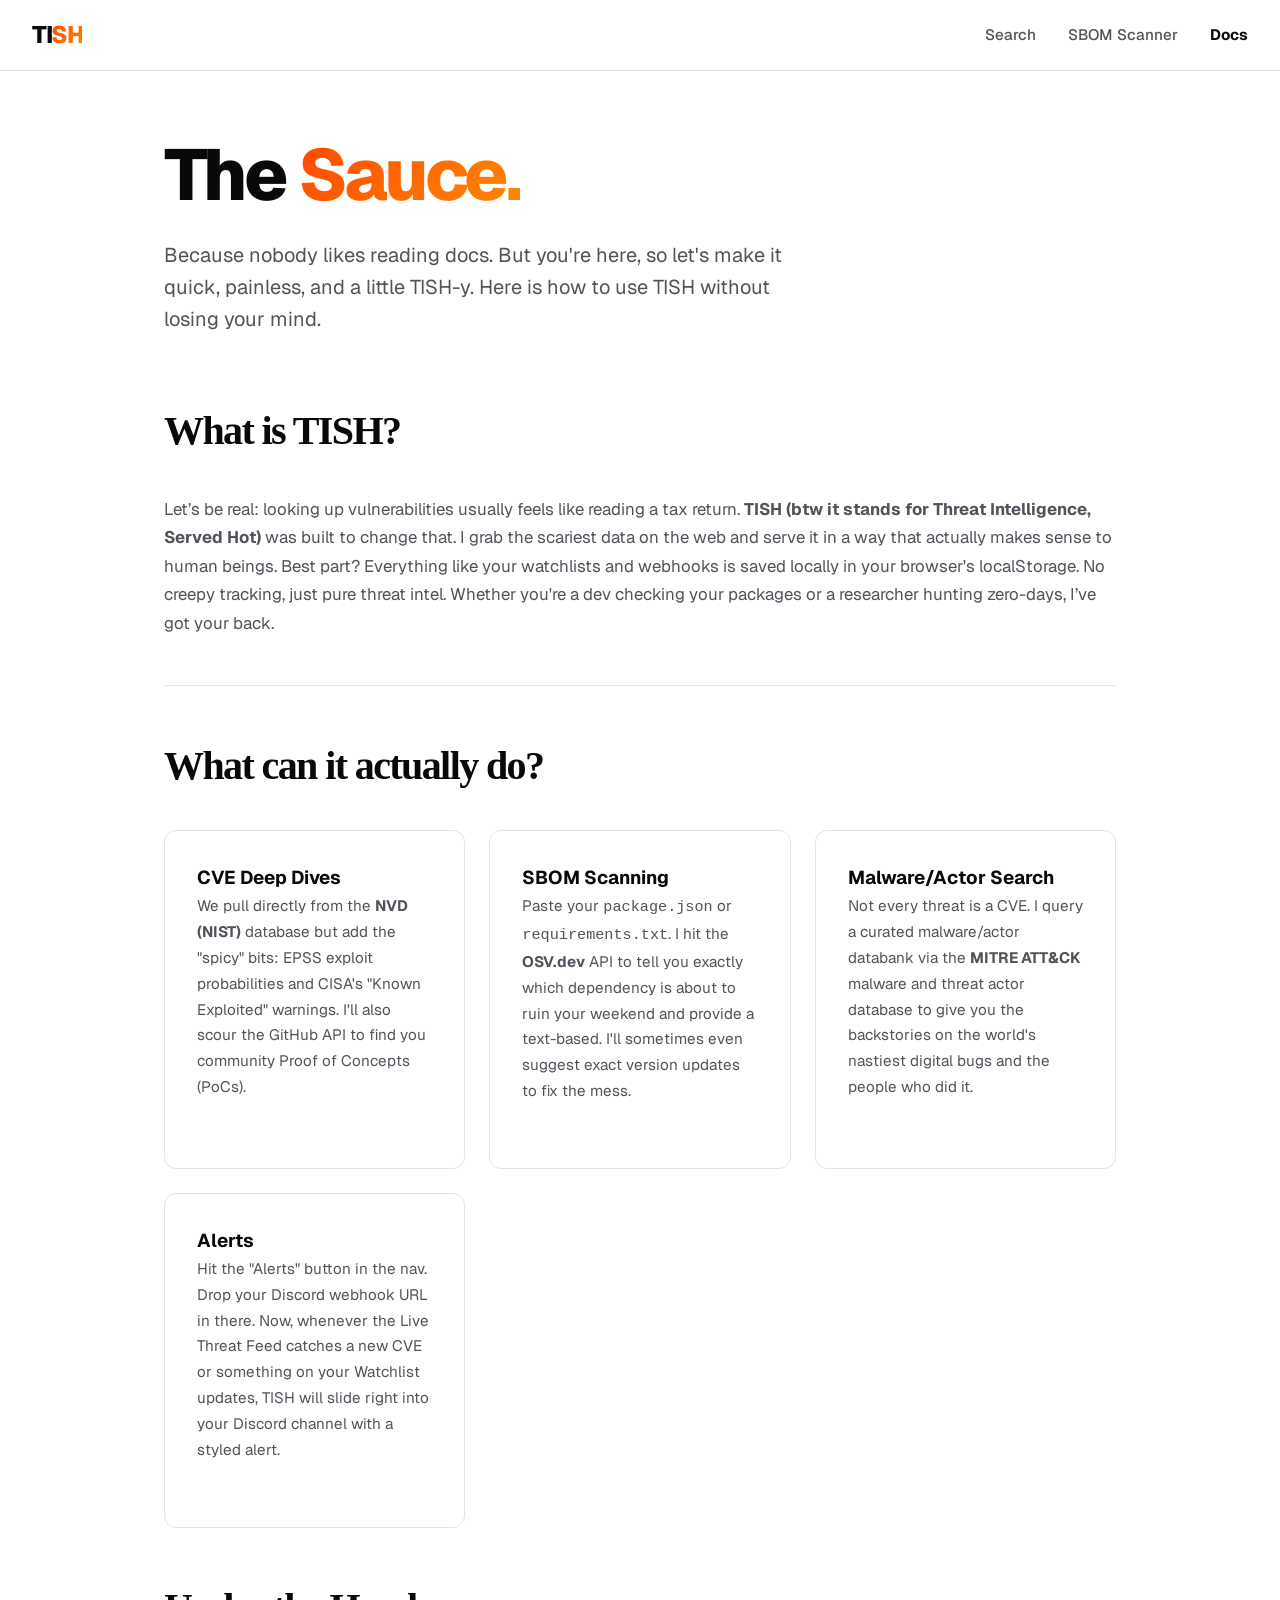
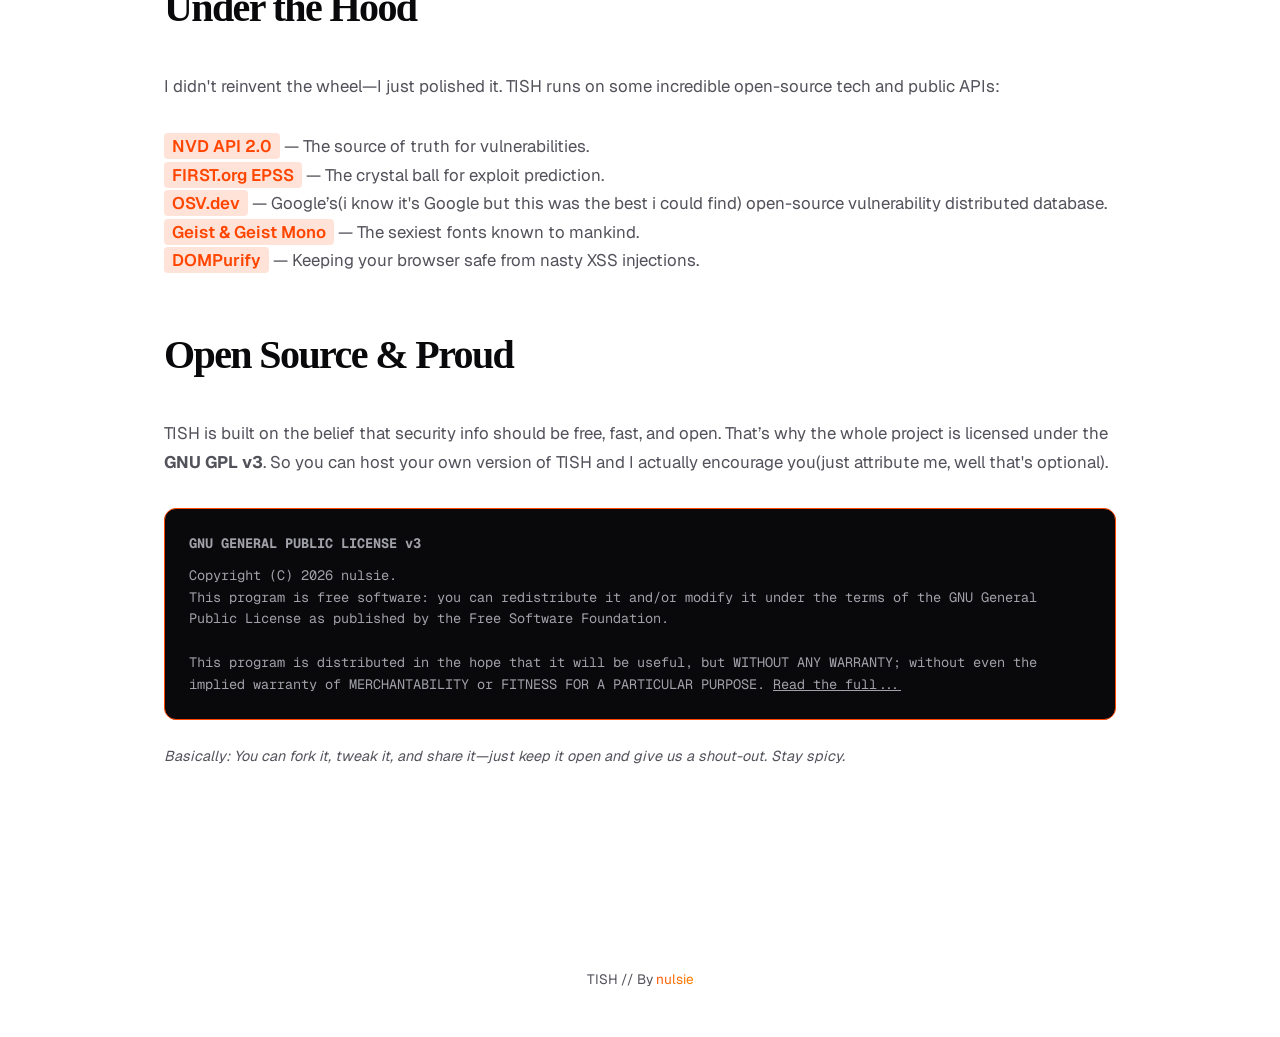
<file: docs.html>
<!DOCTYPE html>
<html lang="en">
<head>
    <meta charset="UTF-8">
    <meta name="viewport" content="width=device-width, initial-scale=1.0">
    <title>TISH - The Sauce</title>
    <link rel="stylesheet" href="style.css">
    <link href="https://fonts.googleapis.com/css2?family=Geist:wght@100..900&family=Geist+Mono:wght@100..900&display=swap" rel="stylesheet">
    <style>
        .license-box {
            background: var(--app-black);
            color: #A1A1AA;
            padding: var(--space-3);
            border-radius: var(--radius-subtle);
            font-family: var(--font-mono);
            font-size: 0.85rem;
            margin-top: var(--space-4);
            border: 1px solid var(--app-spicy);
        }
        .component-grid {
            display: grid;
            grid-template-columns: repeat(auto-fit, minmax(250px, 1fr));
            gap: var(--space-3);
            margin-top: var(--space-4);
        }
        .tech-tag {
            background: var(--app-glow);
            color: var(--app-spicy);
            padding: 2px 8px;
            border-radius: 4px;
            font-weight: 600;
        }
    </style>
</head>
<body>
    <nav class="navbar">
        <div class="logo">TI<span class="text-spicy">SH</span></div>
        <div class="nav-links">
            <a href="index.html" class="nav-link">Search</a>
            <a href="scanner.html" class="nav-link">SBOM Scanner</a>
            <a href="docs.html" class="nav-link" style="color: var(--app-black); font-weight: 700;">Docs</a>
            
        </div>
    </nav>

    <div class="layout-container section">
        <header class="hero-header">
            <h1 class="text-display">The <span>Sauce.</span></h1>
            <p class="text-body-large">
                Because nobody likes reading docs. But you're here, so let's make it quick, painless, and a little TISH-y. Here is how to use TISH without losing your mind.
            </p>
        </header>

        <section class="about-section">
            <h2 class="article-title">What is TISH?</h2>
            <p class="text-body">
                Let’s be real: looking up vulnerabilities usually feels like reading a tax return. <strong>TISH (btw it stands for Threat Intelligence, Served Hot)</strong> was built to change that. I grab the scariest data on the web and serve it in a way that actually makes sense to human beings. Best part? Everything like your watchlists and webhooks is saved locally in your browser's localStorage. No creepy tracking, just pure threat intel. Whether you're a dev checking your packages or a researcher hunting zero-days, I’ve got your back.
            </p>
        </section>

        <hr style="border: 0; border-top: 1px solid var(--app-border); margin: var(--space-5) 0;">

        <section class="functionality-section">
            <h2 class="article-title">What can it actually do?</h2>
            <div class="component-grid">
                <div class="card">
                    <h3>CVE Deep Dives</h3>
                    <p class="text-body" style="font-size: 0.95rem;">We pull directly from the <strong>NVD (NIST)</strong> database but add the "spicy" bits: EPSS exploit probabilities and CISA's "Known Exploited" warnings. I'll also scour the GitHub API to find you community Proof of Concepts (PoCs).</p>
                </div>
                <div class="card">
                    <h3>SBOM Scanning</h3>
                    <p class="text-body" style="font-size: 0.95rem;">Paste your <code>package.json</code> or <code>requirements.txt</code>. I hit the <strong>OSV.dev</strong> API to tell you exactly which dependency is about to ruin your weekend and provide a text-based. I'll sometimes even suggest exact version updates to fix the mess.</p>
                </div>
                <div class="card">
                    <h3>Malware/Actor Search</h3>
                    <p class="text-body" style="font-size: 0.95rem;">Not every threat is a CVE. I query a curated malware/actor databank via the <strong>MITRE ATT&CK</strong> malware and threat actor database to give you the backstories on the world's nastiest digital bugs and the people who did it.</p>
                </div>
                <div class="card">
                    <h3>Alerts</h3>
                    <p class="text-body" style="font-size: 0.95rem;">Hit the "Alerts" button in the nav. Drop your Discord webhook URL in there. Now, whenever the Live Threat Feed catches a new CVE or something on your Watchlist updates, TISH will slide right into your Discord channel with a styled alert.</p>
                </div>
            </div>
        </section>

        <section class="tech-section" style="margin-top: var(--space-5);">
            <h2 class="article-title">Under the Hood</h2>
            <p class="text-body">I didn't reinvent the wheel—I just polished it. TISH runs on some incredible open-source tech and public APIs:</p>
            <ul class="text-body" style="list-style: none; padding: 0;">
                <li><span class="tech-tag">NVD API 2.0</span> — The source of truth for vulnerabilities.</li>
                <li><span class="tech-tag">FIRST.org EPSS</span> — The crystal ball for exploit prediction.</li>
                <li>️<span class="tech-tag">OSV.dev</span> — Google’s(i know it's Google but this was the best i could find) open-source vulnerability distributed database.</li>
                <li><span class="tech-tag">Geist & Geist Mono</span> — The sexiest fonts known to mankind.</li>
                <li><span class="tech-tag">DOMPurify</span> — Keeping your browser safe from nasty XSS injections.</li>
            </ul>
        </section>

        <section class="open-source-section" style="margin-top: var(--space-5);">
            <h2 class="article-title">Open Source & Proud</h2>
            <p class="text-body">
                TISH is built on the belief that security info should be free, fast, and open. That’s why the whole project is licensed under the <strong>GNU GPL v3</strong>. So you can host your own version of TISH and I actually encourage you(just attribute me, well that's optional).
            </p>
            
            <div class="license-box">
                <p><strong>GNU GENERAL PUBLIC LICENSE v3</strong></p>
                <p style="margin-top: 10px;">
                    Copyright (C) 2026 nulsie.<br>
                    This program is free software: you can redistribute it and/or modify it under the terms of the GNU General Public License as published by the Free Software Foundation.<br><br>
                    This program is distributed in the hope that it will be useful, but WITHOUT ANY WARRANTY; without even the implied warranty of MERCHANTABILITY or FITNESS FOR A PARTICULAR PURPOSE. <a href="https://www.gnu.org/licenses/gpl-3.0.txt" style="color: #A1A1AA;">Read the full...</a>
                </p>
            </div>
            
            <p class="text-body" style="margin-top: var(--space-3); font-style: italic; font-size: 0.9rem;">
                Basically: You can fork it, tweak it, and share it—just keep it open and give us a shout-out. Stay spicy.
            </p>
        </section>
    </div>

    <footer style="text-align: center; padding: var(--space-5); color: var(--app-gray); font-size: 0.85rem;">
        TISH // By <a href="https://nulsie.github.io/w" class="text-spicy">nulsie</a>
    </footer>
</body>
</html>
</file>
<file: style.css>
:root {

  --app-spicy: #FF4500;       
  --app-spicy-dark: #E03D00;
  --app-black: #09090B;       
  --app-gray: #52525B;        
  --app-light-gray: #F4F4F5;  
  --app-white: #FFFFFF;
  --app-border: #E4E4E7;      
  
  --app-glow: rgba(255, 69, 0, 0.15);

  
--font-primary: 'Geist', system-ui, -apple-system, sans-serif;
  --font-mono: 'Geist Mono', monospace;
  

  --radius-sharp: 6px;
  --radius-subtle: 12px;
  --radius-pill: 9999px;

  --space-1: 8px;
  --space-2: 16px;
  --space-3: 24px;
  --space-4: 32px;
  --space-5: 48px;
  --space-6: 64px;
}

* { 
  box-sizing: border-box; 
  margin: 0; 
  padding: 0; 
}

body {
  background-color: var(--app-white);
  color: var(--app-black);
  font-family: var(--font-primary);
  font-size: 16px;
  line-height: 1.6;
  -webkit-font-smoothing: antialiased;
  -moz-osx-font-smoothing: grayscale;
}

.hidden { display: none !important; }


.navbar {
  position: sticky; 
  top: 0; 
  z-index: 100;
  padding: var(--space-2) var(--space-4);
  display: flex; 
  align-items: center; 
  justify-content: space-between;
  background-color: rgba(255, 255, 255, 0.85);
  backdrop-filter: blur(12px);
  -webkit-backdrop-filter: blur(12px);
  border-bottom: 1px solid var(--app-border);
}

.logo {
    font-weight: 800; 
    font-size: 1.5rem;
    color: var(--app-black);
    letter-spacing: -0.06em; 
    display: flex;
    align-items: center;
    
}


.logo::after {
  content: "️";
  font-size: 1.2rem;
}

.nav-links { 
  display: flex; 
  gap: var(--space-4); 
}

.nav-link { 
  color: var(--app-gray); 
  text-decoration: none; 
  font-weight: 500;
  font-size: 0.95rem;
  transition: color 0.2s ease; 
}

.nav-link:hover { 
  color: var(--app-black); 
}


.layout-container { 
  max-width: 1000px; 
  margin: 0 auto; 
  padding: 0 var(--space-3); 
}

.section { 
  padding-top: var(--space-6); 
  padding-bottom: 120px; 
}


.hero-header { 
  text-align: left; 
  margin-bottom: var(--space-6); 
}

.text-display { 
  font-size: 4.5rem; 
  font-weight: 800; 
  letter-spacing: -0.05em;
  color: var(--app-black);
  margin-bottom: var(--space-3);
  line-height: 1.1;
}


.text-display span {
  background: linear-gradient(135deg, var(--app-spicy) 0%, #FF8C00 100%);
  -webkit-background-clip: text;
  -webkit-text-fill-color: transparent;
}

.text-body-large { 
  font-size: 1.25rem; 
  color: var(--app-gray); 
  max-width: 650px; 
  margin: 0;
  font-weight: 400;
  text-align: left;
}


.tabs-container {
  display: flex; 
  justify-content: center; 
  gap: var(--space-2); 
  margin-bottom: var(--space-4);
  background: var(--app-light-gray);
  padding: 6px;
  border-radius: var(--radius-pill);
  width: max-content;
  margin-left: auto;
  margin-right: auto;
}


.btn {
  display: inline-flex; 
  align-items: center; 
  justify-content: center;
  font-family: var(--font-primary); 
  font-size: 0.95rem; 
  font-weight: 600;
  cursor: pointer; 
  transition: all 0.2s ease;
  min-height: 44px; 
  border-radius: var(--radius-pill);
  padding: 0 var(--space-4); 
  border: none; 
  text-decoration: none;
}

.btn-primary {
  background-color: var(--app-spicy);
  color: var(--app-white);
  box-shadow: 0 4px 14px var(--app-glow);
}

.btn-primary:hover { 
  background-color: var(--app-spicy-dark); 
  transform: translateY(-1px);
  box-shadow: 0 6px 20px rgba(255, 69, 0, 0.25);
}

.btn-secondary {
  background-color: transparent;
  color: var(--app-gray);
}

.btn-secondary:hover {
  color: var(--app-black);
}


.tabs-container .btn-primary {
  background-color: var(--app-white);
  color: var(--app-black);
  box-shadow: 0 2px 8px rgba(0,0,0,0.05);
}

.tabs-container .btn-primary:hover {
  transform: none;
}


.search-box {
  max-width: 700px; 
  margin: 0 auto var(--space-5) auto; 
  display: flex; 
  gap: var(--space-2); 
  padding: 8px;
  background: var(--app-white);
  border: 1px solid var(--app-border);
  border-radius: var(--radius-pill);
  box-shadow: 0 4px 24px rgba(0,0,0,0.04);
  transition: border-color 0.2s ease, box-shadow 0.2s ease;
}

.search-box:focus-within {
  border-color: var(--app-spicy);
  box-shadow: 0 0 0 4px var(--app-glow);
}

.input-field {
  background: transparent;
  border: none;
  color: var(--app-black); 
  padding: 0 var(--space-3);
  width: 100%; 
  outline: none;
  font-size: 1.1rem;
}

.input-field::placeholder { 
  color: #A1A1AA; 
}


.status-text {
  text-align: center; 
  margin-bottom: var(--space-4); 
  color: var(--app-gray); 
  font-weight: 500;
}

.pulse-text { 
  animation: pulseOpacity 1.5s infinite; 
}

@keyframes pulseOpacity { 
  0%, 100% { opacity: 1; } 
  50% { opacity: 0.5; } 
}


.results-grid { 
  display: grid; 
  gap: var(--space-3); 
  grid-template-columns: 1fr; 
}

.card {
  background: var(--app-white);
  border: 1px solid var(--app-border);
  border-radius: var(--radius-subtle);
  padding: var(--space-4);
  transition: transform 0.2s ease, box-shadow 0.2s ease, border-color 0.2s ease;
}

.results-grid .card:hover {
  transform: translateY(-2px);
  box-shadow: 0 12px 32px rgba(0,0,0,0.06);
  border-color: #D4D4D8; 
}

.card-header { 
  display: flex; 
  justify-content: space-between; 
  align-items: flex-start; 
  margin-bottom: var(--space-3); 
}

.card-title { 
  font-size: 1.5rem; 
  font-weight: 700; 
  color: var(--app-black); 
  letter-spacing: -0.03em;
  margin: 0;
  font-family: var(--font-mono);
}


.tags-group {
  display: flex; 
  gap: var(--space-1); 
  flex-wrap: wrap; 
  align-items: center;
}

.tag { 
  font-family: var(--font-mono);
  font-size: 0.75rem; 
  font-weight: 700; 
  background: var(--app-light-gray); 
  color: var(--app-gray); 
  padding: 6px 10px; 
  border-radius: var(--radius-sharp); 
  letter-spacing: 0.05em; 
  text-transform: uppercase;
}

.tag-critical { background: #7F1D1D; color: var(--app-white); }
.tag-high { background: var(--app-spicy); color: var(--app-white); }
.tag-medium { background: #F59E0B; color: var(--app-white); }
.tag-low { background: #FCD34D; color: var(--app-black); }

.text-body { 
  font-size: 1.05rem; 
  color: var(--app-gray); 
  margin-bottom: var(--space-4); 
  line-height: 1.7; 
}

.card-footer { 
  border-top: 1px solid var(--app-border); 
  padding-top: var(--space-3); 
  display: flex; 
  justify-content: flex-end; 
}


.btn-back { 
  margin-bottom: var(--space-4); 
  background: var(--app-light-gray);
  color: var(--app-black);
}

.btn-back:hover {
  background: #E4E4E7;
}

.article-title { 
  font-family: fon;
  font-size: 2.5rem; 
  font-weight: 800; 
  color: var(--app-black); 
  letter-spacing: -0.04em;
  margin-bottom: var(--space-4); 
}


.wiki-content p { 
  margin-bottom: var(--space-3); 
}

.wiki-content h2, .wiki-content h3 { 
  color: var(--app-black); 
  margin-top: var(--space-5); 
  margin-bottom: var(--space-2); 
  font-weight: 700; 
  letter-spacing: -0.02em;
}

.wiki-content a { 
  color: var(--app-spicy); 
  text-decoration: none; 
  font-weight: 500; 
}

.wiki-content a:hover { 
  text-decoration: underline; 
}

.wiki-content ul { 
  margin-left: var(--space-4); 
  margin-bottom: var(--space-3); 
  color: var(--app-gray);
}

.wiki-content li { 
  margin-bottom: 8px; 
}

.searchmatch { 
  font-weight: 700; 
  color: var(--app-spicy); 
  background: var(--app-glow); 
  padding: 0 4px; 
  border-radius: 4px;
}


.fade-in-up { 
  opacity: 0; 
  transform: translateY(15px); 
  animation: fadeInUp 0.5s cubic-bezier(0.16, 1, 0.3, 1) forwards; 
}

@keyframes fadeInUp { 
  to { 
    opacity: 1; 
    transform: translateY(0); 
  } 
}
.tag-epss { 
  background: #4F46E5; 
  color: var(--app-white); 
}

.tag-epss-critical { 
  background: #BE123C; 
  color: var(--app-white); 
  border: 1px solid #9F1239;
}
.text-spicy {
    background: linear-gradient(135deg, var(--app-spicy) 0%, #FF8C00 100%);
  -webkit-background-clip: text;
  -webkit-text-fill-color: transparent;
}
.main-content-wrapper {
  display: flex;
  flex-direction: column; 
  align-items: center;    
  gap: var(--space-5);
  width: 100%;
  max-width: 800px;       
  margin: 0 auto;         
}

.hot-feed {
  background: var(--app-white);
  border: 1px solid var(--app-border);
  border-radius: var(--radius-subtle);
  padding: var(--space-3);
  width: 100%;            
  max-height: 500px;      
  overflow-y: auto;
  order: -1;              
  margin-bottom: var(--space-4); 
  box-shadow: 0 4px 12px rgba(0, 0, 0, 0.05);
}

.feed-header {
  display: flex;
  justify-content: space-between;
  align-items: center;
  margin-bottom: var(--space-2);
  border-bottom: 1px solid var(--app-black);
  padding-bottom: 8px;
}

.feed-header h3 {
  font-size: 0.9rem;
  text-transform: uppercase;
  letter-spacing: 0.05em;
  color: var(--app-black);
}

.pulse-icon {
  width: 8px;
  height: 8px;
  background: var(--app-spicy);
  border-radius: 50%;
  box-shadow: 0 0 8px var(--app-spicy);
  animation: pulse 2s infinite;
}

.feed-items {
  display: grid;
  grid-template-columns: 1fr 1fr; 
  gap: var(--space-2);
}

.feed-item .cve-id {
  color: var(--app-spicy);
  font-family: var(--font-mono);
  font-weight: 700;
  display: block;
}

.feed-item .cve-desc {
  color: var(--app-);
  display: -webkit-box;
  -webkit-line-clamp: 2;
  -webkit-box-orient: vertical;
  overflow: hidden;
}

@keyframes pulse {
  0% { opacity: 1; }
  50% { opacity: 0.4; }
  100% { opacity: 1; }
}

.results-layout {
  display: flex;
  gap: var(--space-4);
  align-items: flex-start;
  width: 100%;
}

.filter-sidebar {
  width: 280px;
  flex-shrink: 0;
  background: var(--app-white);
  border: 1px solid var(--app-border);
  border-radius: var(--radius-subtle);
  padding: var(--space-3);
  position: sticky;
  top: 90px; 
}


@media (max-width: 768px) {
  .results-layout { flex-direction: column; }
  .filter-sidebar { width: 100%; position: static; }
}

.filter-header {
  display: flex;
  justify-content: space-between;
  align-items: center;
  margin-bottom: var(--space-3);
  padding-bottom: var(--space-2);
  border-bottom: 1px solid var(--app-border);
}

.filter-header h3 {
  font-size: 1.1rem;
  font-family: var(--font-mono);
}

.btn-text {
  background: none;
  border: none;
  color: var(--app-gray);
  cursor: pointer;
  font-size: 0.85rem;
  font-weight: 600;
  text-decoration: underline;
}

.btn-text:hover { color: var(--app-spicy); }

.filter-group { margin-bottom: var(--space-4); }

.filter-group h4 {
  font-size: 0.85rem;
  color: var(--app-gray);
  text-transform: uppercase;
  letter-spacing: 0.05em;
  margin-bottom: var(--space-2);
}

.checkbox-label {
  display: flex;
  align-items: center;
  gap: 12px;
  margin-bottom: 10px;
  cursor: pointer;
  font-size: 0.95rem;
}


.toggle-switch {
  display: flex;
  align-items: center;
  gap: 12px;
  cursor: pointer;
}

.toggle-switch input { display: none; }

.toggle-slider {
  width: 44px;
  height: 24px;
  background-color: var(--app-border);
  border-radius: var(--radius-pill);
  position: relative;
  transition: 0.3s;
}

.toggle-slider::before {
  content: "";
  position: absolute;
  height: 18px;
  width: 18px;
  left: 3px;
  bottom: 3px;
  background-color: white;
  border-radius: 50%;
  transition: 0.3s;
  box-shadow: 0 2px 4px rgba(0,0,0,0.2);
}

.toggle-switch input:checked + .toggle-slider {
  background-color: #BE123C; 
}

.toggle-switch input:checked + .toggle-slider::before {
  transform: translateX(20px);
}

.toggle-label { font-size: 0.95rem; font-weight: 500; }


.slider-container {
  display: flex;
  align-items: center;
  gap: 12px;
}

.range-slider {
  flex: 1;
  accent-color: #4F46E5; 
  cursor: pointer;
}

.range-value {
  font-family: var(--font-mono);
  font-weight: 700;
  color: var(--app-black);
  min-width: 40px;
  text-align: right;
}

.tag-mitre {
  background: #0f172a; 
  color: var(--app-white) !important;
  border: 1px solid #334155;
  text-decoration: none;
  transition: all 0.2s ease;
  cursor: pointer;
}

.tag-mitre:hover {
  background: #1e293b;
  transform: translateY(-2px);
  box-shadow: 0 4px 12px rgba(0,0,0,0.15);
  text-decoration: none; 
}
 
.modal {
  position: fixed;
  top: 0; left: 0; width: 100%; height: 100%;
  background: rgba(9, 9, 11, 0.6);
  backdrop-filter: blur(4px);
  z-index: 1000;
  display: flex;
  align-items: center;
  justify-content: center;
}

.modal-content {
  background: var(--app-white);
  width: 90%;
  max-width: 600px;
  border-radius: var(--radius-subtle);
  padding: var(--space-4);
  box-shadow: 0 20px 40px rgba(0,0,0,0.2);
  max-height: 85vh;
  overflow-y: auto;
}

.modal-header {
  display: flex;
  justify-content: space-between;
  align-items: center;
  margin-bottom: var(--space-3);
  border-bottom: 1px solid var(--app-border);
  padding-bottom: var(--space-2);
}

.modal-header .btn-text {
  font-size: 1.5rem;
  color: var(--app-black);
}

.webhook-config {
  background: var(--app-light-gray);
  padding: var(--space-3);
  border-radius: var(--radius-sharp);
  border: 1px solid var(--app-border);
}

.watch-btn {
  background: none;
  border: 1px solid var(--app-border);
  border-radius: var(--radius-pill);
  padding: 4px 12px;
  font-size: 0.8rem;
  font-family: var(--font-mono);
  cursor: pointer;
  transition: all 0.2s;
}

.watch-btn:hover { background: var(--app-light-gray); }
.watch-btn.active { 
  background: rgba(255, 69, 0, 0.1); 
  border-color: var(--app-spicy); 
  color: var(--app-spicy);
}
</file>
